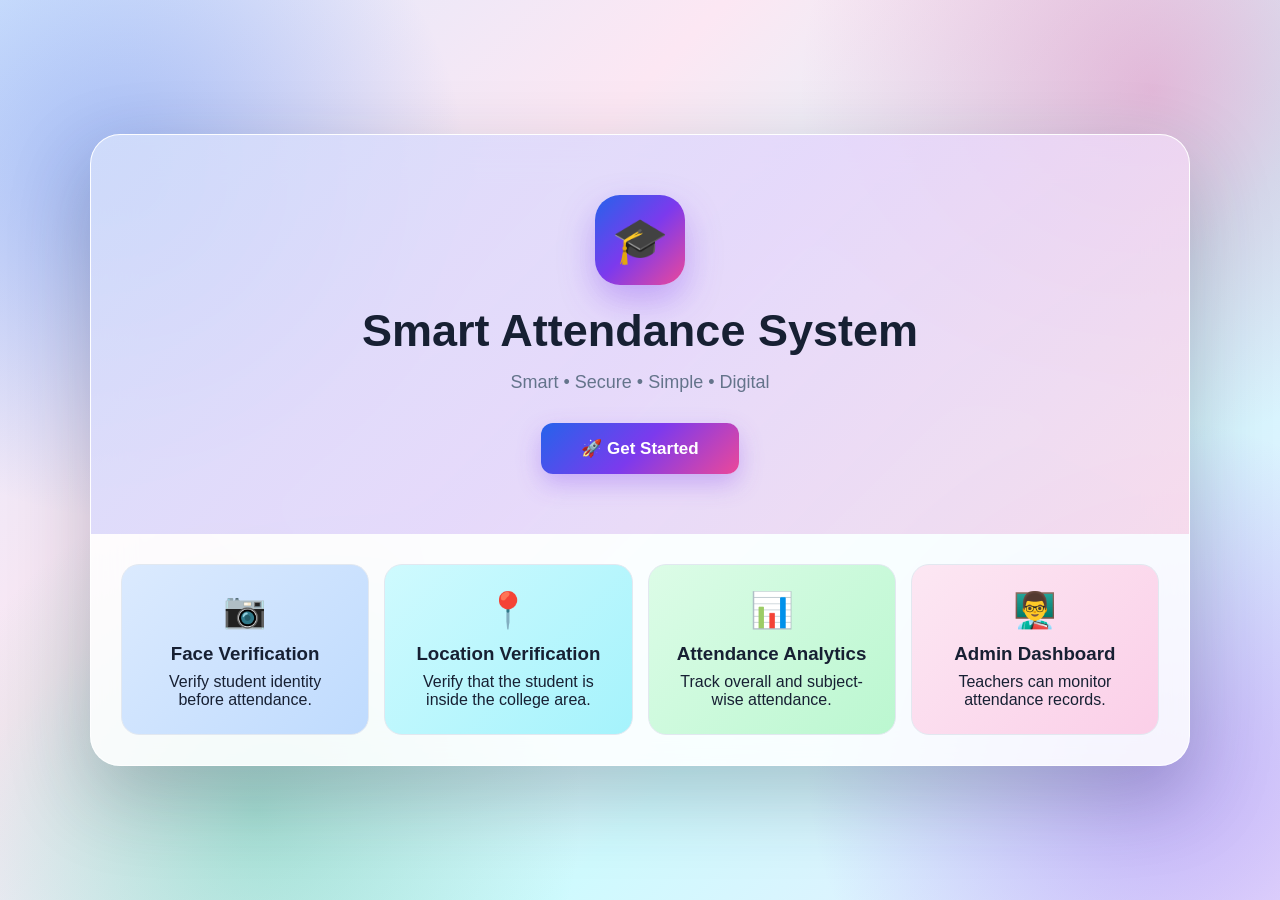
<file: index.html>
<!DOCTYPE html>
<html lang="en">
<head>
<meta charset="UTF-8">
<meta name="viewport" content="width=device-width, initial-scale=1.0">

<title>Smart Attendance System</title>

<style>

/* =========================================================
   GLOBAL
========================================================= */

*{
    box-sizing:border-box;
    margin:0;
    padding:0;
}

:root{
    --blue:#2563eb;
    --purple:#7c3aed;
    --pink:#ec4899;
    --cyan:#06b6d4;
    --green:#10b981;
    --orange:#f59e0b;
    --red:#ef4444;

    --text:#172033;
    --muted:#64748b;
    --white:#ffffff;
    --border:#e2e8f0;
}

body{

    font-family:
    Arial,
    Helvetica,
    sans-serif;

    color:var(--text);

    min-height:100vh;

    background:
    radial-gradient(
        circle at 10% 20%,
        rgba(37,99,235,.35),
        transparent 25%
    ),

    radial-gradient(
        circle at 90% 10%,
        rgba(236,72,153,.35),
        transparent 25%
    ),

    radial-gradient(
        circle at 20% 90%,
        rgba(16,185,129,.3),
        transparent 25%
    ),

    radial-gradient(
        circle at 90% 85%,
        rgba(124,58,237,.35),
        transparent 25%
    ),

    linear-gradient(
        135deg,
        #dbeafe,
        #fce7f3,
        #cffafe,
        #ede9fe
    );

    background-attachment:fixed;

}


/* DARK MODE */

body.dark{

    color:#f8fafc;

    background:

    radial-gradient(
        circle at 10% 20%,
        rgba(37,99,235,.5),
        transparent 25%
    ),

    radial-gradient(
        circle at 90% 10%,
        rgba(236,72,153,.45),
        transparent 25%
    ),

    radial-gradient(
        circle at 20% 90%,
        rgba(16,185,129,.4),
        transparent 25%
    ),

    radial-gradient(
        circle at 90% 85%,
        rgba(124,58,237,.5),
        transparent 25%
    ),

    linear-gradient(
        135deg,
        #0f172a,
        #172554,
        #312e81,
        #3b0764
    );

}


/* =========================================================
   COMMON
========================================================= */

.hidden{
    display:none !important;
}

button{
    cursor:pointer;
    border:none;
    font-family:inherit;
}

button:hover{
    transform:translateY(-2px);
    box-shadow:0 7px 18px rgba(0,0,0,.15);
}

input,
select{

    width:100%;

    padding:13px;

    border-radius:10px;

    border:2px solid rgba(148,163,184,.3);

    background:rgba(255,255,255,.85);

    color:#172033;

    outline:none;

    margin-top:6px;

}

input:focus,
select:focus{

    border-color:var(--blue);

    box-shadow:
    0 0 0 3px
    rgba(37,99,235,.12);

}

.dark input,
.dark select{

    background:#1e293b;

    color:white;

    border-color:#475569;

}


/* =========================================================
   LANDING PAGE
========================================================= */

.landing{

    min-height:100vh;

    display:flex;

    align-items:center;

    justify-content:center;

    padding:30px;

}


.landing-container{

    width:100%;

    max-width:1100px;

    background:
    rgba(255,255,255,.85);

    backdrop-filter:blur(20px);

    border-radius:30px;

    overflow:hidden;

    box-shadow:
    0 30px 80px
    rgba(30,41,59,.25);

    border:
    1px solid
    rgba(255,255,255,.8);

}


.dark .landing-container{

    background:
    rgba(15,23,42,.82);

    border-color:
    rgba(255,255,255,.1);

}


.landing-top{

    padding:60px 30px;

    text-align:center;

    background:

    linear-gradient(
        135deg,
        rgba(37,99,235,.18),
        rgba(124,58,237,.18),
        rgba(236,72,153,.18)
    );

}


.logo{

    width:90px;

    height:90px;

    margin:
    0 auto 20px;

    border-radius:25px;

    display:flex;

    align-items:center;

    justify-content:center;

    font-size:45px;

    color:white;

    background:

    linear-gradient(
        135deg,
        #2563eb,
        #7c3aed,
        #ec4899
    );

    box-shadow:
    0 15px 35px
    rgba(124,58,237,.35);

}


.landing h1{

    font-size:45px;

    margin-bottom:15px;

}


.landing-subtitle{

    color:var(--muted);

    font-size:18px;

    margin-bottom:30px;

}


.start-btn{

    padding:
    15px 40px;

    border-radius:12px;

    color:white;

    font-size:17px;

    font-weight:bold;

    background:

    linear-gradient(
        135deg,
        #2563eb,
        #7c3aed,
        #ec4899
    );

    box-shadow:
    0 10px 25px
    rgba(124,58,237,.3);

}


.features{

    display:grid;

    grid-template-columns:
    repeat(4,1fr);

    gap:15px;

    padding:30px;

}


.feature{

    padding:25px;

    border-radius:18px;

    text-align:center;

    color:#172033;

    background:white;

    border:1px solid #e2e8f0;

    transition:.3s;

}


.feature:nth-child(1){

    background:
    linear-gradient(
        135deg,
        #dbeafe,
        #bfdbfe
    );

}


.feature:nth-child(2){

    background:
    linear-gradient(
        135deg,
        #cffafe,
        #a5f3fc
    );

}


.feature:nth-child(3){

    background:
    linear-gradient(
        135deg,
        #dcfce7,
        #bbf7d0
    );

}


.feature:nth-child(4){

    background:
    linear-gradient(
        135deg,
        #fce7f3,
        #fbcfe8
    );

}


.feature:hover{

    transform:
    translateY(-7px);

}


.feature-icon{

    font-size:35px;

    margin-bottom:12px;

}


.feature h3{

    margin-bottom:8px;

}


/* =========================================================
   LOGIN
========================================================= */

.auth-wrapper{

    min-height:100vh;

    display:flex;

    align-items:center;

    justify-content:center;

    padding:20px;

}


.auth-card{

    width:100%;

    max-width:450px;

    padding:35px;

    border-radius:25px;

    background:
    rgba(255,255,255,.9);

    backdrop-filter:blur(20px);

    box-shadow:
    0 25px 70px
    rgba(30,41,59,.25);

}


.dark .auth-card{

    background:
    rgba(15,23,42,.9);

}


.auth-logo{

    font-size:50px;

    text-align:center;

    margin-bottom:10px;

}


.auth-card h1{

    text-align:center;

    margin-bottom:8px;

}


.subtitle{

    text-align:center;

    color:var(--muted);

    margin-bottom:25px;

}


.input-group{

    margin-bottom:15px;

}


.input-group label{

    font-weight:bold;

    font-size:14px;

}


.primary-btn,
.purple-btn,
.green-btn,
.red-btn{

    width:100%;

    padding:13px;

    margin-top:8px;

    border-radius:10px;

    color:white;

    font-weight:bold;

}


.primary-btn{

    background:
    linear-gradient(
        135deg,
        #2563eb,
        #4f46e5
    );

}


.purple-btn{

    background:
    linear-gradient(
        135deg,
        #7c3aed,
        #c026d3
    );

}


.green-btn{

    background:
    linear-gradient(
        135deg,
        #059669,
        #10b981
    );

}


.red-btn{

    background:
    linear-gradient(
        135deg,
        #dc2626,
        #f43f5e
    );

}


.text-btn{

    display:block;

    margin:15px auto 0;

    background:none;

    color:var(--blue);

    text-decoration:underline;

}


.message{

    text-align:center;

    margin-top:15px;

    font-weight:bold;

}


.success{

    color:var(--green);

}


.error{

    color:var(--red);

}


/* =========================================================
   APP
========================================================= */

.app{

    min-height:100vh;

}


.topbar{

    height:70px;

    padding:
    0 25px;

    display:flex;

    justify-content:space-between;

    align-items:center;

    background:
    rgba(255,255,255,.88);

    backdrop-filter:blur(15px);

    border-bottom:
    1px solid
    rgba(148,163,184,.25);

    position:sticky;

    top:0;

    z-index:50;

}


.dark .topbar{

    background:
    rgba(15,23,42,.9);

}


.brand{

    display:flex;

    align-items:center;

    gap:10px;

    font-weight:bold;

    font-size:20px;

}


.brand-icon{

    width:42px;

    height:42px;

    display:flex;

    align-items:center;

    justify-content:center;

    border-radius:12px;

    color:white;

    background:

    linear-gradient(
        135deg,
        #2563eb,
        #7c3aed,
        #ec4899
    );

}


.top-actions{

    display:flex;

    gap:8px;

}


.icon-btn{

    padding:10px 13px;

    border-radius:9px;

    background:#e2e8f0;

}


.dark .icon-btn{

    background:#334155;

    color:white;

}


/* =========================================================
   LAYOUT
========================================================= */

.main-layout{

    display:flex;

    min-height:
    calc(100vh - 70px);

}


.sidebar{

    width:230px;

    padding:20px 12px;

    background:
    rgba(255,255,255,.75);

    backdrop-filter:blur(15px);

    border-right:
    1px solid
    rgba(148,163,184,.25);

}


.dark .sidebar{

    background:
    rgba(15,23,42,.8);

}


.sidebar button{

    width:100%;

    text-align:left;

    padding:13px;

    margin-bottom:6px;

    border-radius:10px;

    background:transparent;

    color:inherit;

    font-weight:500;

}


.sidebar button:hover{

    background:
    rgba(37,99,235,.1);

}


.sidebar button.active{

    color:white;

    background:

    linear-gradient(
        135deg,
        #2563eb,
        #7c3aed
    );

}


.content{

    flex:1;

    padding:25px;

    width:100%;

    max-width:1400px;

    margin:auto;

}


/* =========================================================
   WELCOME
========================================================= */

.welcome{

    padding:28px;

    border-radius:20px;

    color:white;

    margin-bottom:20px;

    background:

    linear-gradient(
        135deg,
        #2563eb,
        #4f46e5,
        #7c3aed,
        #ec4899
    );

    box-shadow:
    0 15px 35px
    rgba(79,70,229,.25);

}


.welcome h1{

    margin-bottom:8px;

}


/* =========================================================
   STATS
========================================================= */

.stats{

    display:grid;

    grid-template-columns:
    repeat(4,1fr);

    gap:15px;

    margin-bottom:20px;

}


.stat-card{

    padding:22px;

    border-radius:18px;

    background:
    rgba(255,255,255,.85);

    backdrop-filter:blur(12px);

    border:
    1px solid
    rgba(255,255,255,.8);

    box-shadow:
    0 8px 25px
    rgba(30,41,59,.08);

}


.dark .stat-card{

    background:
    rgba(30,41,59,.85);

}


.stat-card:nth-child(1){

    border-top:
    5px solid #2563eb;

}


.stat-card:nth-child(2){

    border-top:
    5px solid #7c3aed;

}


.stat-card:nth-child(3){

    border-top:
    5px solid #10b981;

}


.stat-card:nth-child(4){

    border-top:
    5px solid #ef4444;

}


.stat-icon{

    font-size:28px;

    margin-bottom:10px;

}


.stat-card h3{

    color:var(--muted);

    font-size:14px;

    margin-bottom:7px;

}


.stat-value{

    font-size:28px;

    font-weight:bold;

}


/* =========================================================
   PANELS
========================================================= */

.grid-2{

    display:grid;

    grid-template-columns:
    1fr 1fr;

    gap:20px;

}


.panel{

    padding:22px;

    margin-bottom:20px;

    border-radius:18px;

    background:
    rgba(255,255,255,.86);

    backdrop-filter:blur(12px);

    border:
    1px solid
    rgba(255,255,255,.8);

    box-shadow:
    0 8px 25px
    rgba(30,41,59,.08);

}


.dark .panel{

    background:
    rgba(30,41,59,.88);

}


.panel h2{

    margin-bottom:15px;

}


/* =========================================================
   PROGRESS
========================================================= */

.progress-container{

    width:100%;

    height:18px;

    margin:12px 0;

    overflow:hidden;

    border-radius:20px;

    background:#e2e8f0;

}


.progress-bar{

    height:100%;

    width:0;

    border-radius:20px;

    background:

    linear-gradient(
        90deg,
        #2563eb,
        #7c3aed,
        #ec4899
    );

    transition:.7s;

}


/* =========================================================
   SUBJECT
========================================================= */

.subject-card{

    padding:16px;

    margin-bottom:12px;

    border-radius:12px;

    background:

    linear-gradient(
        135deg,
        rgba(219,234,254,.8),
        rgba(237,233,254,.8)
    );

}


.dark .subject-card{

    background:#273449;

}


.subject-header{

    display:flex;

    justify-content:space-between;

    margin-bottom:8px;

    font-weight:bold;

}


/* =========================================================
   ACTIONS
========================================================= */

.action-grid{

    display:grid;

    grid-template-columns:
    repeat(3,1fr);

    gap:10px;

}


.action-btn{

    padding:14px;

    border-radius:10px;

    font-weight:bold;

    color:white;

}


.action-btn:nth-child(1){

    background:
    linear-gradient(
        135deg,
        #2563eb,
        #06b6d4
    );

}


.action-btn:nth-child(2){

    background:
    linear-gradient(
        135deg,
        #7c3aed,
        #ec4899
    );

}


.action-btn:nth-child(3){

    background:
    linear-gradient(
        135deg,
        #059669,
        #10b981
    );

}


/* =========================================================
   TABLE
========================================================= */

.table-container{

    overflow-x:auto;

}


table{

    width:100%;

    border-collapse:collapse;

}


th,
td{

    padding:12px;

    border-bottom:
    1px solid
    var(--border);

    text-align:left;

}


th{

    color:white;

    background:

    linear-gradient(
        135deg,
        #2563eb,
        #7c3aed
    );

}


.present{

    color:var(--green);

    font-weight:bold;

}


.absent{

    color:var(--red);

    font-weight:bold;

}


/* =========================================================
   CALENDAR
========================================================= */

.calendar{

    display:grid;

    grid-template-columns:
    repeat(7,1fr);

    gap:6px;

}


.calendar-day{

    min-height:65px;

    padding:8px;

    border-radius:8px;

    background:
    rgba(226,232,240,.8);

}


.calendar-header{

    text-align:center;

    color:white;

    background:
    linear-gradient(
        135deg,
        #2563eb,
        #7c3aed
    );

    min-height:auto;

}


.calendar-present{

    background:#bbf7d0;

    color:#166534;

}


.calendar-absent{

    background:#fecaca;

    color:#991b1b;

}


/* =========================================================
   PROFILE
========================================================= */

.profile-grid{

    display:grid;

    grid-template-columns:
    1fr 1fr;

    gap:15px;

}


.profile-item{

    padding:16px;

    border-radius:12px;

    background:
    linear-gradient(
        135deg,
        #eff6ff,
        #f5f3ff
    );

}


.dark .profile-item{

    background:#273449;

}


.profile-item span{

    display:block;

    color:var(--muted);

    font-size:13px;

    margin-bottom:5px;

}


/* =========================================================
   NOTIFICATION
========================================================= */

.notification{

    padding:15px;

    margin-bottom:20px;

    border-radius:12px;

    background:

    linear-gradient(
        135deg,
        #dcfce7,
        #d1fae5
    );

    color:#166534;

    font-weight:bold;

}


.dark .notification{

    background:#14532d;

    color:#dcfce7;

}


/* =========================================================
   CAMERA
========================================================= */

video{

    width:100%;

    max-height:450px;

    border-radius:15px;

    background:#000;

}


.camera-actions{

    display:grid;

    grid-template-columns:
    1fr 1fr;

    gap:10px;

    margin-top:10px;

}


/* =========================================================
   ADMIN
========================================================= */

.admin-header{

    padding:28px;

    border-radius:20px;

    color:white;

    margin-bottom:20px;

    background:

    linear-gradient(
        135deg,
        #7c3aed,
        #4f46e5,
        #2563eb
    );

}


.admin-stats{

    display:grid;

    grid-template-columns:
    repeat(4,1fr);

    gap:15px;

}


.admin-stat{

    padding:20px;

    border-radius:15px;

    background:
    rgba(255,255,255,.88);

    border-top:5px solid var(--purple);

}


.dark .admin-stat{

    background:#1e293b;

}


.search-box{

    width:100%;

    padding:13px;

    margin-bottom:15px;

    border-radius:10px;

    border:2px solid var(--border);

    background:white;

}


.dark .search-box{

    background:#1e293b;

    color:white;

}


/* =========================================================
   MOBILE NAV
========================================================= */

.mobile-nav{

    display:none;

}


@media(max-width:900px){

    .features{

        grid-template-columns:
        repeat(2,1fr);

    }

    .stats,
    .admin-stats{

        grid-template-columns:
        repeat(2,1fr);

    }

}


@media(max-width:650px){

    .landing h1{

        font-size:30px;

    }

    .features{

        grid-template-columns:1fr;

    }

    .sidebar{

        display:none;

    }

    .content{

        padding:15px;

        padding-bottom:80px;

    }

    .stats,
    .admin-stats,
    .grid-2,
    .profile-grid{

        grid-template-columns:1fr;

    }

    .action-grid{

        grid-template-columns:1fr;

    }

    .mobile-nav{

        display:flex;

        position:fixed;

        bottom:0;

        left:0;

        right:0;

        height:65px;

        z-index:100;

        background:
        rgba(255,255,255,.95);

        backdrop-filter:blur(15px);

        border-top:
        1px solid
        var(--border);

    }

    .dark .mobile-nav{

        background:#0f172a;

    }

    .mobile-nav button{

        flex:1;

        background:none;

        color:inherit;

        font-size:11px;

    }

    .mobile-nav span{

        display:block;

        font-size:20px;

        margin-bottom:3px;

    }

    .topbar{

        padding:0 12px;

    }

    .brand{

        font-size:15px;

    }

    .calendar-day{

        min-height:45px;

        padding:5px;

        font-size:10px;

    }

    .camera-actions{

        grid-template-columns:1fr;

    }

}

</style>
</head>


<body>


<!-- =========================================================
     LANDING PAGE
========================================================= -->

<section id="landingPage" class="landing">

<div class="landing-container">

<div class="landing-top">

<div class="logo">
🎓
</div>

<h1>
Smart Attendance System
</h1>

<p class="landing-subtitle">
Smart • Secure • Simple • Digital
</p>

<button class="start-btn"
onclick="showLogin()">

🚀 Get Started

</button>

</div>


<div class="features">

<div class="feature">

<div class="feature-icon">
📷
</div>

<h3>
Face Verification
</h3>

<p>
Verify student identity before attendance.
</p>

</div>


<div class="feature">

<div class="feature-icon">
📍
</div>

<h3>
Location Verification
</h3>

<p>
Verify that the student is inside the college area.
</p>

</div>


<div class="feature">

<div class="feature-icon">
📊
</div>

<h3>
Attendance Analytics
</h3>

<p>
Track overall and subject-wise attendance.
</p>

</div>


<div class="feature">

<div class="feature-icon">
👨‍🏫
</div>

<h3>
Admin Dashboard
</h3>

<p>
Teachers can monitor attendance records.
</p>

</div>

</div>

</div>

</section>


<!-- =========================================================
     LOGIN
========================================================= -->

<section id="loginPage"
class="auth-wrapper hidden">

<div class="auth-card">

<div class="auth-logo">
🎓
</div>

<h1>
Smart Attendance
</h1>

<p class="subtitle">
Login to your account
</p>


<div class="input-group">

<label>
Email
</label>

<input
id="loginEmail"
type="email"
placeholder="Enter email"
>

</div>


<div class="input-group">

<label>
Password
</label>

<input
id="loginPassword"
type="password"
placeholder="Enter password"
>

</div>


<button class="primary-btn"
onclick="studentLogin()">

🔐 Student Login

</button>


<button class="purple-btn"
onclick="adminLogin()">

👨‍🏫 Admin / Teacher Login

</button>


<button class="text-btn"
onclick="showForgot()">

Forgot Password?

</button>


<p id="loginMessage"
class="message">
</p>

</div>

</section>


<!-- =========================================================
     FORGOT PASSWORD
========================================================= -->

<section id="forgotPage"
class="auth-wrapper hidden">

<div class="auth-card">

<div class="auth-logo">
🔑
</div>

<h1>
Forgot Password?
</h1>

<p class="subtitle">
Enter your registered email.
</p>


<div class="input-group">

<label>
Email
</label>

<input
id="forgotEmail"
type="email"
placeholder="Enter email"
>

</div>


<button class="primary-btn"
onclick="resetPassword()">

Send Reset Link

</button>


<p id="forgotMessage"
class="message">
</p>


<button class="text-btn"
onclick="showLogin()">

⬅ Back to Login

</button>

</div>

</section>


<!-- =========================================================
     STUDENT APP
========================================================= -->

<section id="studentApp"
class="app hidden">


<header class="topbar">

<div class="brand">

<div class="brand-icon">
🎓
</div>

Smart Attendance

</div>


<div class="top-actions">

<button class="icon-btn"
onclick="toggleDarkMode()">

🌙

</button>

<button class="icon-btn"
onclick="studentLogout()">

🚪

</button>

</div>

</header>


<div class="main-layout">


<aside class="sidebar">

<button
class="active"
onclick="showStudentSection('dashboardSection',this)">

🏠 Dashboard

</button>


<button
onclick="showStudentSection('attendanceSection',this)">

📊 Attendance

</button>


<button
onclick="showStudentSection('historySection',this)">

📋 History

</button>


<button
onclick="showStudentSection('profileSection',this)">

👤 Profile

</button>


<button
onclick="showStudentSection('settingsSection',this)">

⚙️ Settings

</button>


<button
onclick="studentLogout()">

🚪 Logout

</button>

</aside>


<main class="content">


<!-- DASHBOARD -->

<div id="dashboardSection">

<div class="welcome">

<h1>

Welcome back,
<span id="welcomeName">
Md Sohail
</span>
👋

</h1>

<p id="currentDate"></p>

</div>


<div id="notificationBox"
class="notification">

🔔 Please mark your attendance for today.

</div>


<div class="stats">


<div class="stat-card">

<div class="stat-icon">
📊
</div>

<h3>
Overall Attendance
</h3>

<div id="overallPercentage"
class="stat-value">

0%

</div>

</div>


<div class="stat-card">

<div class="stat-icon">
📚
</div>

<h3>
Total Classes
</h3>

<div id="totalClasses"
class="stat-value">

0

</div>

</div>


<div class="stat-card">

<div class="stat-icon">
✅
</div>

<h3>
Present
</h3>

<div id="presentClasses"
class="stat-value">

0

</div>

</div>


<div class="stat-card">

<div class="stat-icon">
❌
</div>

<h3>
Absent
</h3>

<div id="absentClasses"
class="stat-value">

0

</div>

</div>

</div>


<div class="grid-2">


<!-- MARK ATTENDANCE -->

<div class="panel">

<h2>
✅ Mark Attendance
</h2>

<p>
Complete the verification process.
</p>


<div class="input-group">

<label>
Subject
</label>

<select id="subjectSelect">

<option value="">
Select Subject
</option>

<option>
Python
</option>

<option>
DBMS
</option>

<option>
Cybersecurity
</option>

<option>
Web Development
</option>

</select>

</div>


<button class="primary-btn"
onclick="openCamera()">

📷 Face Verification

</button>


<button class="green-btn"
onclick="verifyLocation()">

📍 Location Verification

</button>


<button class="purple-btn"
onclick="markAttendance()">

✅ Mark Attendance

</button>


<p id="attendanceMessage"
class="message">
</p>

</div>


<!-- PROGRESS -->

<div class="panel">

<h2>
📈 Attendance Progress
</h2>

<p>
Overall attendance
</p>


<div class="progress-container">

<div id="overallProgress"
class="progress-bar">
</div>

</div>


<h2 id="progressLabel">
0%
</h2>

<p>
Keep your attendance above the required percentage.
</p>

</div>

</div>


<!-- SUBJECT -->

<div class="panel">

<h2>
📚 Subject-wise Attendance
</h2>

<div id="dashboardSubjects">
</div>

</div>


</div>


<!-- ATTENDANCE -->

<div id="attendanceSection"
class="hidden">

<h1>
📊 Attendance Analytics
</h1>

<p>
Subject-wise attendance and monthly calendar.
</p>


<div class="panel">

<h2>
📚 Subject Attendance
</h2>

<div id="subjectAnalytics">
</div>

</div>


<div class="panel">

<h2>
📅 Attendance Calendar
</h2>

<div id="calendar"
class="calendar">
</div>

</div>

</div>


<!-- HISTORY -->

<div id="historySection"
class="hidden">

<h1>
📋 Attendance History
</h1>

<p>
View your attendance records.
</p>


<div class="panel">

<input
id="historyDate"
type="date"
onchange="filterHistory()"
>


<button class="secondary-btn"
onclick="loadHistory()">

Show All

</button>


<br><br>


<div class="table-container">

<table>

<thead>

<tr>

<th>
Date
</th>

<th>
Subject
</th>

<th>
Status
</th>

</tr>

</thead>

<tbody id="historyTable">
</tbody>

</table>

</div>

</div>

</div>


<!-- PROFILE -->

<div id="profileSection"
class="hidden">

<h1>
👤 Student Profile
</h1>


<div class="panel">

<div class="profile-grid">


<div class="profile-item">

<span>
Name
</span>

<b id="profileName">
Md Sohail
</b>

</div>


<div class="profile-item">

<span>
Student ID
</span>

<b>
STU001
</b>

</div>


<div class="profile-item">

<span>
Course
</span>

<b>
B.Tech Computer Science
</b>

</div>


<div class="profile-item">

<span>
Department
</span>

<b>
Computer Science
</b>

</div>


<div class="profile-item">

<span>
College
</span>

<b>
ABC Institute of Technology
</b>

</div>


<div class="profile-item">

<span>
Email
</span>

<b id="profileEmail">
sohail@example.com
</b>

</div>

</div>

</div>


<div class="panel">

<h2>
✏️ Edit Profile
</h2>


<div class="input-group">

<label>
Name
</label>

<input
id="editName"
placeholder="Enter name"
>

</div>


<div class="input-group">

<label>
Email
</label>

<input
id="editEmail"
placeholder="Enter email"
>

</div>


<button class="primary-btn"
onclick="saveProfile()">

💾 Save Profile

</button>


<p id="profileMessage"
class="message">
</p>

</div>

</div>


<!-- SETTINGS -->

<div id="settingsSection"
class="hidden">

<h1>
⚙️ Settings
</h1>


<div class="panel">

<h2>
🎨 Appearance
</h2>

<button class="purple-btn"
onclick="toggleDarkMode()">

🌙 Toggle Dark Mode

</button>

</div>


<div class="panel">

<h2>
🏫 College Information
</h2>

<div class="profile-grid">


<div class="profile-item">

<span>
College
</span>

<b>
ABC Institute of Technology
</b>

</div>


<div class="profile-item">

<span>
Location
</span>

<b>
Hyderabad, Telangana
</b>

</div>


<div class="profile-item">

<span>
Attendance Radius
</span>

<b>
100 metres
</b>

</div>


<div class="profile-item">

<span>
System
</span>

<b>
Smart Attendance
</b>

</div>

</div>

</div>


<div class="panel">

<h2>
🔐 Security
</h2>

<p>
Attendance requires face and location verification.
</p>

</div>


<div class="panel">

<h2>
🧪 Demo Data
</h2>

<button class="red-btn"
onclick="resetData()">

Reset Attendance Data

</button>

</div>

</div>


</main>

</div>


<!-- MOBILE NAV -->

<nav class="mobile-nav">

<button onclick="showStudentSection('dashboardSection')">

<span>🏠</span>
Home

</button>


<button onclick="showStudentSection('attendanceSection')">

<span>📊</span>
Attendance

</button>


<button onclick="showStudentSection('historySection')">

<span>📋</span>
History

</button>


<button onclick="showStudentSection('profileSection')">

<span>👤</span>
Profile

</button>


<button onclick="showStudentSection('settingsSection')">

<span>⚙️</span>
Settings

</button>

</nav>

</section>


<!-- =========================================================
     CAMERA
========================================================= -->

<section id="cameraPage"
class="auth-wrapper hidden">

<div class="auth-card">

<h1>
📷 Face Verification
</h1>

<p class="subtitle">
Position your face in front of the camera.
</p>


<video
id="camera"
autoplay
playsinline>
</video>


<button class="primary-btn"
onclick="startCamera()">

▶ Start Camera

</button>


<button class="purple-btn"
onclick="verifyFace()">

👤 Verify Face

</button>


<p id="faceMessage"
class="message">
</p>


<button class="text-btn"
onclick="closeCamera()">

⬅ Back

</button>

</div>

</section>


<!-- =========================================================
     ADMIN
========================================================= -->

<section id="adminApp"
class="app hidden">


<header class="topbar">

<div class="brand">

<div class="brand-icon">
👨‍🏫
</div>

Admin Dashboard

</div>


<div class="top-actions">

<button class="icon-btn"
onclick="toggleDarkMode()">
🌙
</button>


<button class="icon-btn"
onclick="adminLogout()">
🚪
</button>

</div>

</header>


<div class="content">


<div class="admin-header">

<h1>
👨‍🏫 Teacher / Admin Dashboard
</h1>

<p>
Smart Attendance Management System
</p>

</div>


<div class="admin-stats">


<div class="admin-stat">

<h3>
Total Students
</h3>

<div class="stat-value">
5
</div>

</div>


<div class="admin-stat">

<h3>
Present Today
</h3>

<div id="adminPresent"
class="stat-value">
0
</div>

</div>


<div class="admin-stat">

<h3>
Absent Today
</h3>

<div id="adminAbsent"
class="stat-value">
5
</div>

</div>


<div class="admin-stat">

<h3>
Attendance Rate
</h3>

<div id="adminRate"
class="stat-value">
0%
</div>

</div>

</div>


<br>


<div class="panel">

<h2>
👥 Student Records
</h2>


<input
id="studentSearch"
class="search-box"
placeholder="🔎 Search student..."
onkeyup="searchStudents()"
>


<div class="table-container">

<table>

<thead>

<tr>

<th>
Student ID
</th>

<th>
Name
</th>

<th>
Email
</th>

<th>
Status
</th>

</tr>

</thead>


<tbody id="adminTable">
</tbody>

</table>

</div>

</div>


<div class="panel">

<h2>
📥 Reports
</h2>

<button class="primary-btn"
onclick="exportCSV()">

📥 Download CSV Report

</button>

</div>


<button class="red-btn"
onclick="adminLogout()">

🚪 Logout

</button>

</div>

</section>


<script>

/* =========================================================
   VARIABLES
========================================================= */

let faceVerified=false;

let locationVerified=false;

let cameraStream=null;


/* SAMPLE COLLEGE LOCATION */

const collegeLat=17.3850;

const collegeLon=78.4867;

const allowedRadius=100;


/* =========================================================
   LANDING
========================================================= */

function showLogin(){

document
.getElementById("landingPage")
.classList.add("hidden");

document
.getElementById("loginPage")
.classList.remove("hidden");

}


/* =========================================================
   LOGIN
========================================================= */

function studentLogin(){

const email=
document.getElementById("loginEmail").value.trim();

const password=
document.getElementById("loginPassword").value.trim();

const message=
document.getElementById("loginMessage");


if(!email || !password){

message.innerHTML=
"❌ Please enter email and password.";

message.className=
"message error";

return;

}


document
.getElementById("loginPage")
.classList.add("hidden");

document
.getElementById("studentApp")
.classList.remove("hidden");


loadProfile();

updateDashboard();

}


function adminLogin(){

document
.getElementById("loginPage")
.classList.add("hidden");

document
.getElementById("adminApp")
.classList.remove("hidden");

updateAdmin();

}


/* =========================================================
   FORGOT
========================================================= */

function showForgot(){

document
.getElementById("loginPage")
.classList.add("hidden");

document
.getElementById("forgotPage")
.classList.remove("hidden");

}


function resetPassword(){

const email=
document.getElementById("forgotEmail")
.value.trim();

if(!email){

document
.getElementById("forgotMessage")
.innerHTML=
"❌ Enter your email.";

return;

}

document
.getElementById("forgotMessage")
.innerHTML=
"✓ Reset link sent to "+email;

}


/* =========================================================
   NAVIGATION
========================================================= */

function showStudentSection(id,button){

const sections=[

"dashboardSection",
"attendanceSection",
"historySection",
"profileSection",
"settingsSection"

];


sections.forEach(function(section){

document
.getElementById(section)
.classList.add("hidden");

});


document
.getElementById(id)
.classList.remove("hidden");


document
.querySelectorAll(".sidebar button")
.forEach(function(btn){

btn.classList.remove("active");

});


if(button){

button.classList.add("active");

}


if(id==="attendanceSection"){

renderSubjects();

renderCalendar();

}


if(id==="historySection"){

loadHistory();

}

}


/* =========================================================
   ATTENDANCE STORAGE
========================================================= */

function getAttendance(){

const saved=
localStorage.getItem("smartAttendance");

if(saved){

return JSON.parse(saved);

}


return [

{
date:"19/09/2026",
subject:"Cybersecurity",
status:"Absent"
},

{
date:"20/09/2026",
subject:"DBMS",
status:"Present"
},

{
date:"21/09/2026",
subject:"Python",
status:"Present"
}

];

}


function saveAttendance(data){

localStorage.setItem(
"smartAttendance",
JSON.stringify(data)
);

}


/* =========================================================
   DASHBOARD
========================================================= */

function updateDashboard(){

const data=getAttendance();

const total=data.length;

const present=data.filter(
x=>x.status==="Present"
).length;

const absent=total-present;

const percentage=
total
?
Math.round((present/total)*100)
:
0;


document.getElementById(
"overallPercentage"
).innerHTML=
percentage+"%";


document.getElementById(
"totalClasses"
).innerHTML=
total;


document.getElementById(
"presentClasses"
).innerHTML=
present;


document.getElementById(
"absentClasses"
).innerHTML=
absent;


document.getElementById(
"overallProgress"
).style.width=
percentage+"%";


document.getElementById(
"progressLabel"
).innerHTML=
percentage+"%";


document.getElementById(
"currentDate"
).innerHTML=
"📅 "+
new Date().toLocaleDateString();


const today=
new Date().toLocaleDateString();


const todayRecord=
data.find(x=>x.date===today);


if(todayRecord){

document.getElementById(
"notificationBox"
).innerHTML=
"✅ Today's attendance is marked.";

}

else{

document.getElementById(
"notificationBox"
).innerHTML=
"🔔 Please mark your attendance for today.";

}


renderSubjects();

}


/* =========================================================
   SUBJECTS
========================================================= */

function renderSubjects(){

const data=getAttendance();

const subjects=[

"Python",
"DBMS",
"Cybersecurity",
"Web Development"

];


const containers=[

document.getElementById(
"dashboardSubjects"
),

document.getElementById(
"subjectAnalytics"
)

];


containers.forEach(function(container){

if(!container)return;

container.innerHTML="";


subjects.forEach(function(subject){

const records=
data.filter(
x=>x.subject===subject
);


if(records.length===0){

return;

}


const present=
records.filter(
x=>x.status==="Present"
).length;


const percentage=
Math.round(
(present/records.length)*100
);


const div=
document.createElement("div");

div.className=
"subject-card";


div.innerHTML=

"<div class='subject-header'>"+
"<span>"+subject+"</span>"+
"<span>"+percentage+"%</span>"+
"</div>"+

"<p>"+
present+
" present out of "+
records.length+
" classes"+
"</p>"+

"<div class='progress-container'>"+
"<div class='progress-bar' style='width:"+
percentage+
"%'></div>"+
"</div>";


container.appendChild(div);

});

});

}


/* =========================================================
   CAMERA
========================================================= */

function openCamera(){

document
.getElementById("studentApp")
.classList.add("hidden");

document
.getElementById("cameraPage")
.classList.remove("hidden");

}


function startCamera(){

navigator.mediaDevices
.getUserMedia({
video:true
})
.then(function(stream){

cameraStream=stream;

document
.getElementById("camera")
.srcObject=stream;

document
.getElementById("faceMessage")
.innerHTML=
"✓ Camera started.";

})
.catch(function(){

document
.getElementById("faceMessage")
.innerHTML=
"❌ Camera permission denied.";

});

}


function verifyFace(){

faceVerified=true;

document
.getElementById("faceMessage")
.innerHTML=
"✓ Face verified successfully.";

document
.getElementById("faceMessage")
.className=
"message success";

}


function closeCamera(){

if(cameraStream){

cameraStream
.getTracks()
.forEach(function(track){

track.stop();

});

cameraStream=null;

}

document
.getElementById("cameraPage")
.classList.add("hidden");

document
.getElementById("studentApp")
.classList.remove("hidden");

}


/* =========================================================
   LOCATION
========================================================= */

function verifyLocation(){

const message=
document.getElementById(
"attendanceMessage"
);


if(!navigator.geolocation){

message.innerHTML=
"❌ Geolocation not supported.";

return;

}


message.innerHTML=
"📍 Checking location...";


navigator.geolocation.getCurrentPosition(

function(position){

const distance=
calculateDistance(

position.coords.latitude,

position.coords.longitude,

collegeLat,

collegeLon

);


if(distance<=allowedRadius){

locationVerified=true;

message.innerHTML=
"✓ Location verified. Distance: "+
Math.round(distance)+
" metres.";

message.className=
"message success";

}

else{

locationVerified=false;

message.innerHTML=
"❌ You are outside the college radius. Distance: "+
Math.round(distance)+
" metres.";

message.className=
"message error";

}

},

function(){

message.innerHTML=
"❌ Location permission denied.";

message.className=
"message error";

},

{
enableHighAccuracy:true,
timeout:10000,
maximumAge:0
}

);

}


/* =========================================================
   DISTANCE
========================================================= */

function calculateDistance(
lat1,
lon1,
lat2,
lon2
){

const R=6371000;

const dLat=
(lat2-lat1)
*
Math.PI/180;

const dLon=
(lon2-lon1)
*
Math.PI/180;


const a=

Math.sin(dLat/2)
*
Math.sin(dLat/2)

+

Math.cos(lat1*Math.PI/180)
*
Math.cos(lat2*Math.PI/180)
*
Math.sin(dLon/2)
*
Math.sin(dLon/2);


const c=
2*
Math.atan2(
Math.sqrt(a),
Math.sqrt(1-a)
);


return R*c;

}


/* =========================================================
   MARK ATTENDANCE
========================================================= */

function markAttendance(){

const subject=
document.getElementById(
"subjectSelect"
).value;


const message=
document.getElementById(
"attendanceMessage"
);


if(!subject){

message.innerHTML=
"❌ Please select a subject.";

message.className=
"message error";

return;

}


if(!faceVerified){

message.innerHTML=
"❌ Complete face verification.";

message.className=
"message error";

return;

}


if(!locationVerified){

message.innerHTML=
"❌ Complete location verification.";

message.className=
"message error";

return;

}


const data=getAttendance();

const today=
new Date().toLocaleDateString();


if(
data.some(
x=>x.date===today
)
){

message.innerHTML=
"⚠ Attendance is already marked today.";

message.className=
"message error";

return;

}


data.unshift({

date:today,

subject:subject,

status:"Present"

});


saveAttendance(data);


message.innerHTML=
"🎉 Attendance marked successfully!";

message.className=
"message success";


faceVerified=false;

locationVerified=false;


document.getElementById(
"subjectSelect"
).value="";


updateDashboard();

}


/* =========================================================
   HISTORY
========================================================= */

function loadHistory(){

renderHistory(
getAttendance()
);

}


function renderHistory(data){

const table=
document.getElementById(
"historyTable"
);

table.innerHTML="";


data.forEach(function(item){

const row=
document.createElement("tr");


row.innerHTML=

"<td>"+
item.date+
"</td>"+

"<td>"+
item.subject+
"</td>"+

"<td class='"+
(
item.status==="Present"
?
"present"
:
"absent"
)+
"'>"+
item.status+
"</td>";


table.appendChild(row);

});

}


function filterHistory(){

const selected=
document.getElementById(
"historyDate"
).value;


if(!selected){

loadHistory();

return;

}


const selectedDate=
new Date(
selected+"T00:00:00"
)
.toLocaleDateString();


const data=
getAttendance()
.filter(
x=>x.date===selectedDate
);


renderHistory(data);

}


/* =========================================================
   CALENDAR
========================================================= */

function renderCalendar(){

const calendar=
document.getElementById(
"calendar"
);

calendar.innerHTML="";


const names=[

"Sun",
"Mon",
"Tue",
"Wed",
"Thu",
"Fri",
"Sat"

];


names.forEach(function(name){

const div=
document.createElement("div");

div.className=
"calendar-day calendar-header";

div.innerHTML=name;

calendar.appendChild(div);

});


const today=
new Date();

const year=
today.getFullYear();

const month=
today.getMonth();


const firstDay=
new Date(
year,
month,
1
).getDay();


const totalDays=
new Date(
year,
month+1,
0
).getDate();


for(let i=0;i<firstDay;i++){

const empty=
document.createElement("div");

empty.className=
"calendar-day";

calendar.appendChild(empty);

}


const data=
getAttendance();


for(let day=1;day<=totalDays;day++){

const div=
document.createElement("div");

div.className=
"calendar-day";


const date=
new Date(
year,
month,
day
).toLocaleDateString();


div.innerHTML=
"<b>"+day+"</b>";


const record=
data.find(
x=>x.date===date
);


if(record){

if(record.status==="Present"){

div.classList.add(
"calendar-present"
);

div.innerHTML+=
"<br>✓ Present";

}

else{

div.classList.add(
"calendar-absent"
);

div.innerHTML+=
"<br>✗ Absent";

}

}


calendar.appendChild(div);

}

}


/* =========================================================
   PROFILE
========================================================= */

function saveProfile(){

const name=
document.getElementById(
"editName"
).value.trim();


const email=
document.getElementById(
"editEmail"
).value.trim();


if(name){

localStorage.setItem(
"profileName",
name
);

}


if(email){

localStorage.setItem(
"profileEmail",
email
);

}


loadProfile();


document.getElementById(
"profileMessage"
).innerHTML=
"✓ Profile updated successfully.";

document.getElementById(
"profileMessage"
).className=
"message success";

}


function loadProfile(){

const name=
localStorage.getItem(
"profileName"
)
||
"Md Sohail";


const email=
localStorage.getItem(
"profileEmail"
)
||
"sohail@example.com";


document.getElementById(
"profileName"
).innerHTML=name;


document.getElementById(
"welcomeName"
).innerHTML=name;


document.getElementById(
"profileEmail"
).innerHTML=email;

}


/* =========================================================
   DARK MODE
========================================================= */

function toggleDarkMode(){

document.body
.classList.toggle("dark");


localStorage.setItem(
"darkMode",
document.body.classList.contains("dark")
);

}


if(
localStorage.getItem(
"darkMode"
)==="true"
){

document.body
.classList.add("dark");

}


/* =========================================================
   RESET DATA
========================================================= */

function resetData(){

if(
confirm(
"Reset attendance demo data?"
)
){

localStorage.removeItem(
"smartAttendance"
);

location.reload();

}

}


/* =========================================================
   ADMIN
========================================================= */

function updateAdmin(){

const data=
getAttendance();


const today=
new Date().toLocaleDateString();


const present=
data.filter(
x=>
x.date===today &&
x.status==="Present"
).length;


const totalStudents=5;


const absent=
totalStudents-present;


const rate=
Math.round(
(present/totalStudents)*100
);


document.getElementById(
"adminPresent"
).innerHTML=
present;


document.getElementById(
"adminAbsent"
).innerHTML=
absent;


document.getElementById(
"adminRate"
).innerHTML=
rate+"%";


renderAdminTable();

}


function renderAdminTable(){

const table=
document.getElementById(
"adminTable"
);

table.innerHTML="";


const data=
getAttendance();


const today=
new Date().toLocaleDateString();


students.forEach(function(student){

const present=
data.some(
x=>
x.date===today &&
x.status==="Present"
);


const row=
document.createElement("tr");


row.innerHTML=

"<td>"+
student.id+
"</td>"+

"<td>"+
student.name+
"</td>"+

"<td>"+
student.email+
"</td>"+

"<td class='"+
(
present
?
"present"
:
"absent"
)+
"'>"+
(
present
?
"Present"
:
"Absent"
)+
"</td>";


table.appendChild(row);

});

}


function searchStudents(){

const search=
document.getElementById(
"studentSearch"
)
.value
.toLowerCase();


const rows=
document
.getElementById("adminTable")
.rows;


for(let row of rows){

row.style.display=

row.innerText
.toLowerCase()
.includes(search)

?

""

:

"none";

}

}


/* =========================================================
   EXPORT CSV
========================================================= */

function exportCSV(){

const data=
getAttendance();


let csv=
"Date,Subject,Status\n";


data.forEach(function(item){

csv+=
item.date+
","+
item.subject+
","+
item.status+
"\n";

});


const blob=
new Blob(
[csv],
{
type:"text/csv"
}
);


const url=
URL.createObjectURL(blob);


const link=
document.createElement("a");


link.href=url;

link.download=
"smart_attendance_report.csv";


link.click();


URL.revokeObjectURL(url);

}


/* =========================================================
   LOGOUT
========================================================= */

function studentLogout(){

if(cameraStream){

cameraStream
.getTracks()
.forEach(
track=>track.stop()
);

cameraStream=null;

}


document
.getElementById("studentApp")
.classList.add("hidden");


document
.getElementById("loginPage")
.classList.remove("hidden");

}


function adminLogout(){

document
.getElementById("adminApp")
.classList.add("hidden");


document
.getElementById("loginPage")
.classList.remove("hidden");

}


/* =========================================================
   INITIAL LOAD
========================================================= */

loadProfile();

</script>

</body>
</html>
</file>
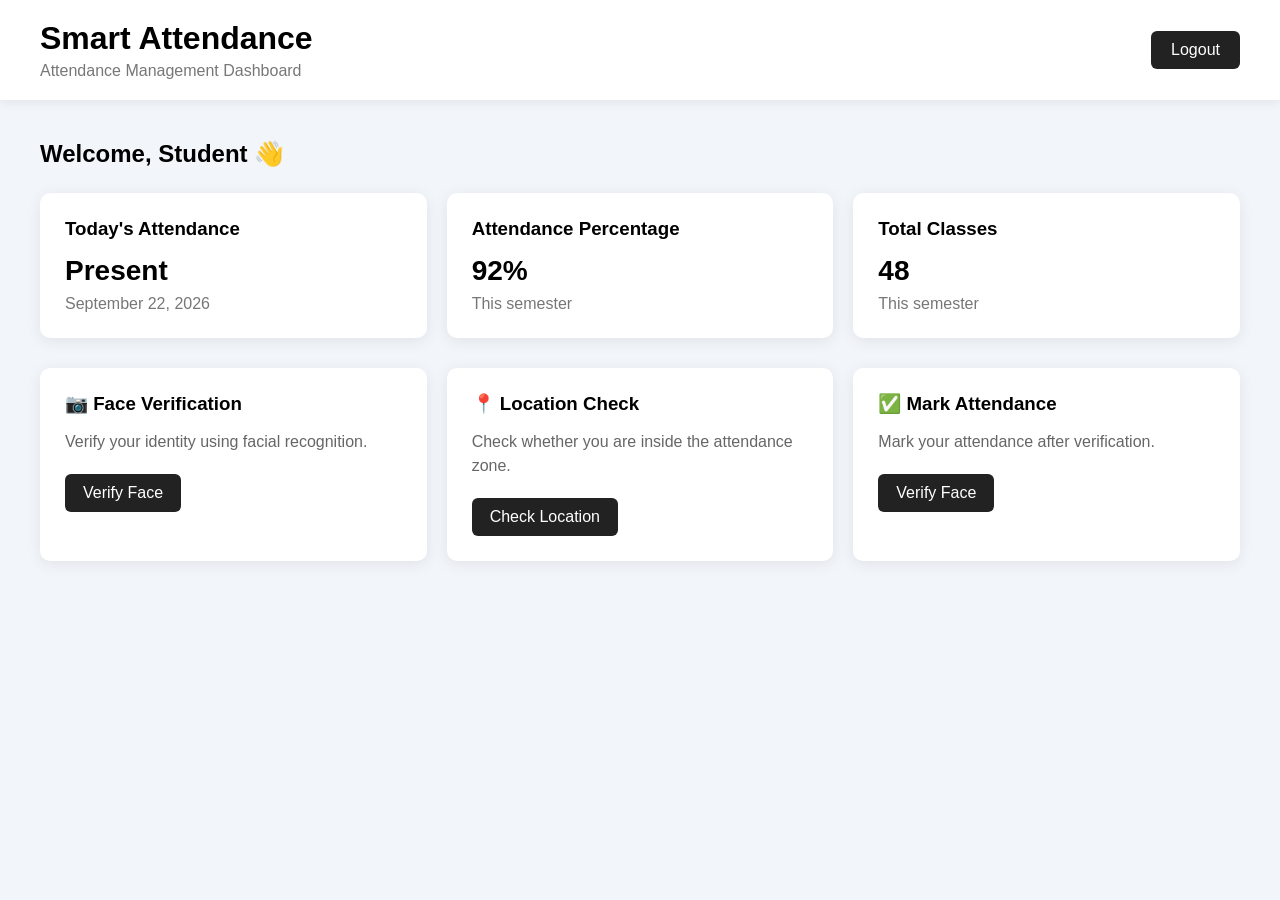
<file: dashboard.html>
<!DOCTYPE html>
<html lang="en">
<head>
    <meta charset="UTF-8">
    <meta name="viewport" content="width=device-width, initial-scale=1.0">
    <title>Dashboard - Smart Attendance</title>
    <link rel="stylesheet" href="style.css">
</head>

<body>

    <div class="dashboard">

        <header class="dashboard-header">
            <div>
                <h1>Smart Attendance</h1>
                <p>Attendance Management Dashboard</p>
            </div>

            <button class="logout-btn" onclick="logout()">Logout</button>
        </header>

        <main>

            <h2>Welcome, Student 👋</h2>

            <div class="dashboard-cards">

                <div class="card">
                    <h3>Today's Attendance</h3>
                    <p class="card-value">Present</p>
                    <span>September 22, 2026</span>
                </div>

                <div class="card">
                    <h3>Attendance Percentage</h3>
                    <p class="card-value">92%</p>
                    <span>This semester</span>
                </div>

                <div class="card">
                    <h3>Total Classes</h3>
                    <p class="card-value">48</p>
                    <span>This semester</span>
                </div>

            </div>

            <div class="actions">

                <div class="action-card">
                    <h3>📷 Face Verification</h3>
                    <p>Verify your identity using facial recognition.</p>
                    <button onclick="showMessage('Face verification started')">
                        Verify Face
                    </button>
                </div>

                <div class="action-card">
                    <h3>📍 Location Check</h3>
                    <p>Check whether you are inside the attendance zone.</p>
                    <button onclick="showMessage('Location verified')">
                        Check Location
                    </button>
                </div>

                <div class="action-card">
                    <h3>✅ Mark Attendance</h3>
                    <p>Mark your attendance after verification.</p>
                    <button onclick="window.location.href='face-verification.html'">
                        Verify Face
                    </button>
                </div>

            </div>

            <p id="dashboardMessage"></p>

        </main>

    </div>

    <script src="script.js"></script>

</body>
</html>
</file>
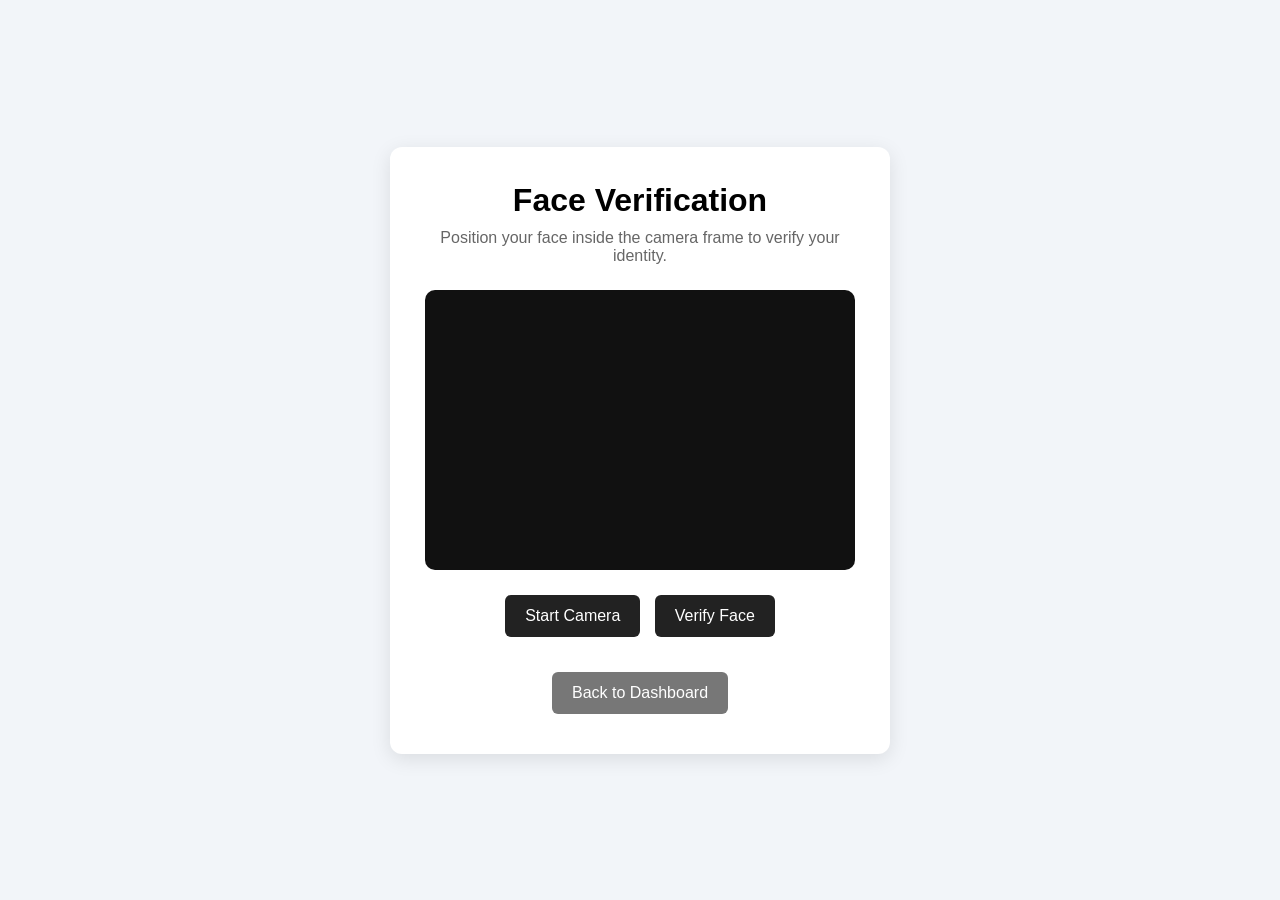
<file: face-verification.html>
<!DOCTYPE html>
<html lang="en">
<head>
    <meta charset="UTF-8">
    <meta name="viewport" content="width=device-width, initial-scale=1.0">
    <title>Face Verification</title>
    <link rel="stylesheet" href="style.css">
</head>

<body>

    <div class="verification-page">

        <div class="verification-box">

            <h1>Face Verification</h1>

            <p>
                Position your face inside the camera frame
                to verify your identity.
            </p>

            <div class="camera-box">
                <video id="camera" autoplay></video>
            </div>

            <button onclick="startCamera()">
                Start Camera
            </button>

            <button onclick="verifyFace()">
                Verify Face
            </button>

            <p id="faceMessage"></p>

            <button class="back-btn" onclick="goDashboard()">
                Back to Dashboard
            </button>

        </div>

    </div>

    <script src="script.js"></script>

</body>
</html>
</file>
<file: style.css>
* {
    margin: 0;
    padding: 0;
    box-sizing: border-box;
    font-family: Arial, sans-serif;
}

body {
    min-height: 100vh;
    background: #f2f5f9;
    display: flex;
    justify-content: center;
    align-items: center;
}

.login-container {
    width: 100%;
    display: flex;
    justify-content: center;
    align-items: center;
}

.login-box {
    width: 400px;
    background: white;
    padding: 40px;
    border-radius: 12px;
    box-shadow: 0 5px 25px rgba(0, 0, 0, 0.12);
}

.login-box h1 {
    text-align: center;
    margin-bottom: 8px;
}

.subtitle {
    text-align: center;
    color: #777;
    margin-bottom: 30px;
}

.input-group {
    margin-bottom: 20px;
}

.input-group label {
    display: block;
    margin-bottom: 7px;
    font-weight: bold;
}

.input-group input {
    width: 100%;
    padding: 12px;
    border: 1px solid #ccc;
    border-radius: 6px;
    font-size: 15px;
}

.input-group input:focus {
    outline: none;
    border-color: #333;
}

button {
    width: 100%;
    padding: 13px;
    border: none;
    border-radius: 6px;
    background: #222;
    color: white;
    font-size: 16px;
    cursor: pointer;
}

button:hover {
    background: #444;
}

.register-text {
    text-align: center;
    margin-top: 20px;
    color: #777;
}

.register-text a {
    color: #222;
    font-weight: bold;
    text-decoration: none;
}

#message {
    text-align: center;
    margin-top: 15px;
}

.dashboard {
    min-height: 100vh;
    background: #f2f5f9;
}

.dashboard-header {
    background: white;
    padding: 20px 40px;
    display: flex;
    justify-content: space-between;
    align-items: center;
    box-shadow: 0 2px 10px rgba(0, 0, 0, 0.08);
}

.dashboard-header h1 {
    margin-bottom: 5px;
}

.dashboard-header p {
    color: #777;
}

.logout-btn {
    width: auto;
    padding: 10px 20px;
    background: #222;
}

.dashboard main {
    padding: 40px;
}

.dashboard main h2 {
    margin-bottom: 25px;
}

.dashboard-cards {
    display: grid;
    grid-template-columns: repeat(3, 1fr);
    gap: 20px;
}

.card,
.action-card {
    background: white;
    padding: 25px;
    border-radius: 10px;
    box-shadow: 0 3px 15px rgba(0, 0, 0, 0.08);
}

.card h3,
.action-card h3 {
    margin-bottom: 15px;
}

.card-value {
    font-size: 28px;
    font-weight: bold;
    margin-bottom: 8px;
}

.card span {
    color: #777;
}

.actions {
    display: grid;
    grid-template-columns: repeat(3, 1fr);
    gap: 20px;
    margin-top: 30px;
}

.action-card p {
    color: #666;
    line-height: 1.5;
    margin-bottom: 20px;
}

.action-card button {
    width: auto;
    padding: 10px 18px;
}

#dashboardMessage {
    margin-top: 25px;
    font-weight: bold;
}

.verification-page {
    min-height: 100vh;
    background: #f2f5f9;
    display: flex;
    justify-content: center;
    align-items: center;
}

.verification-box {
    width: 500px;
    background: white;
    padding: 35px;
    border-radius: 12px;
    text-align: center;
    box-shadow: 0 5px 20px rgba(0, 0, 0, 0.1);
}

.verification-box h1 {
    margin-bottom: 10px;
}

.verification-box > p {
    color: #666;
    margin-bottom: 25px;
}

.camera-box {
    width: 100%;
    height: 280px;
    background: #111;
    border-radius: 10px;
    overflow: hidden;
    margin-bottom: 20px;
}

.camera-box video {
    width: 100%;
    height: 100%;
    object-fit: cover;
}

.verification-box button {
    width: auto;
    padding: 12px 20px;
    margin: 5px;
}

.back-btn {
    background: #777;
}

#faceMessage {
    margin-top: 15px;
    font-weight: bold;
}
</file>
